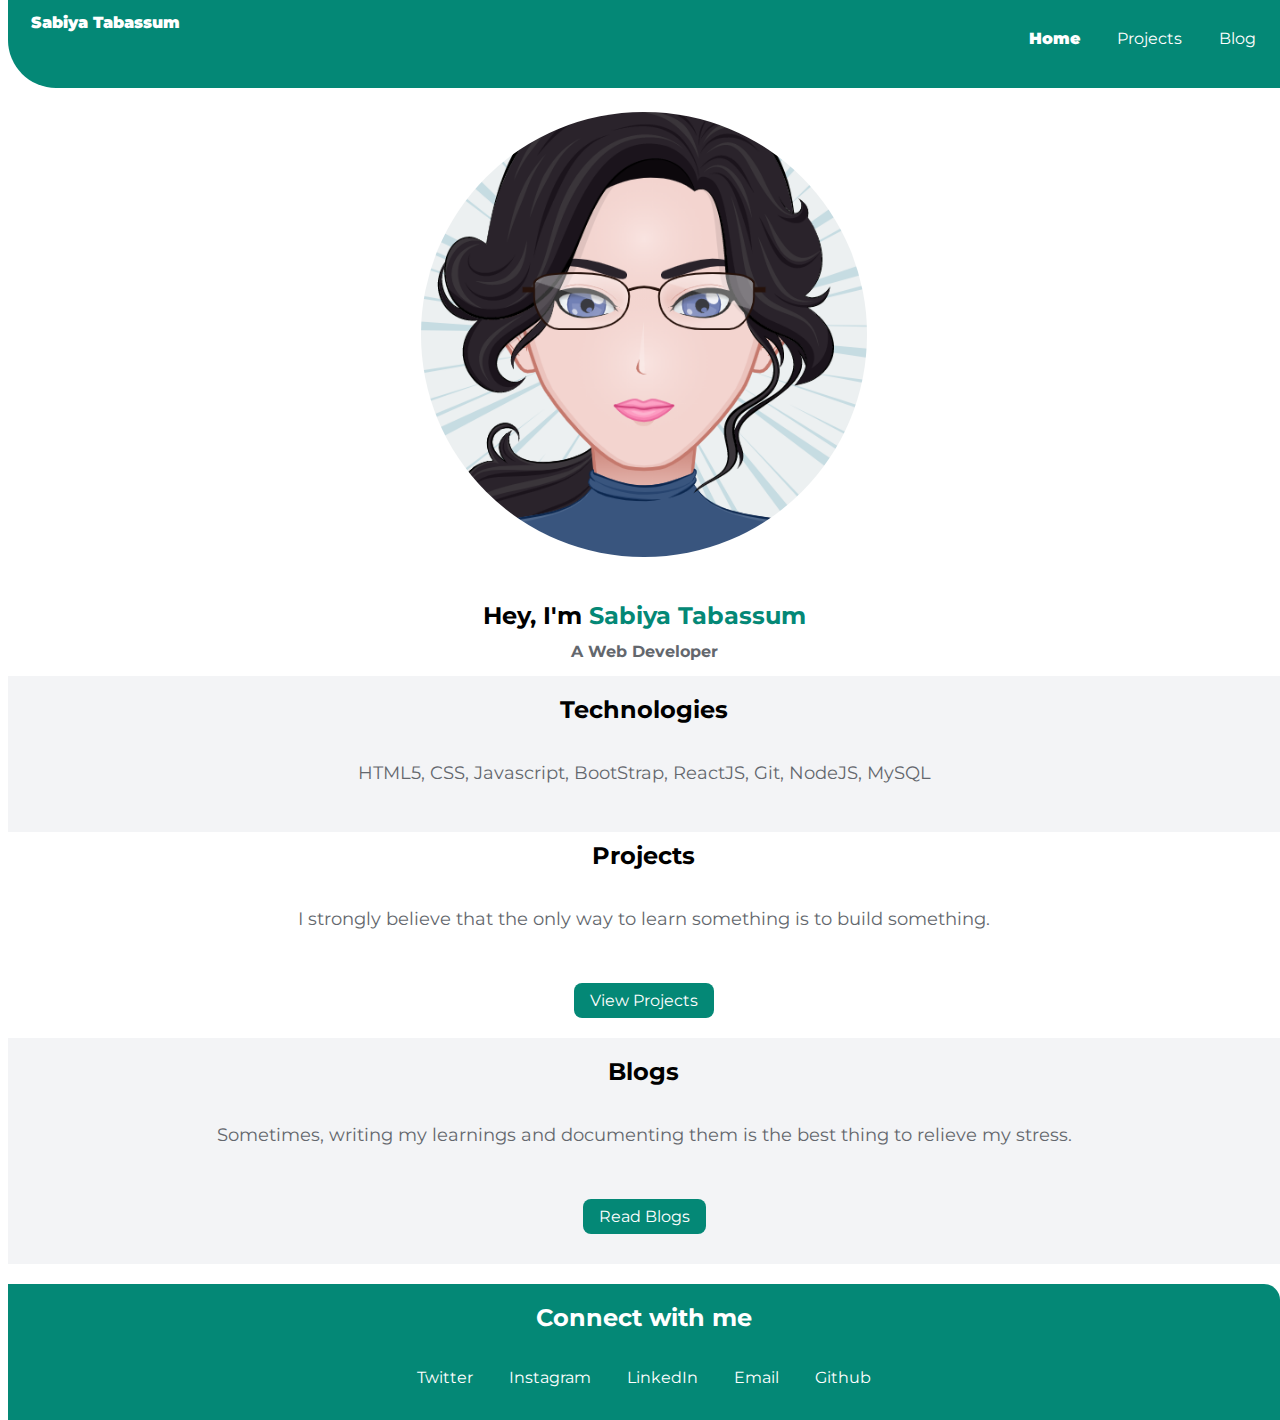
<file: index.html>
<!DOCTYPE html>
<html lang="en">
<head>
    <title>Sabiya | Home</title>
    <meta charset="UTF-8">
    <meta name="viewport" content="width=device-width, initial-scale=1.0">

    <link href="/styles/style.css" rel="stylesheet">
</head>
<body>
    <nav class="navigation">
        <div class="navbar-heading">Sabiya Tabassum</div>
        <ul class="navbar-ul">
            <li class="navbar-item"><a class="navbar-link-active" href="/">Home</a></li>
            <li class="navbar-item"><a class="navbar-link" href="/projects.html">Projects</a></li>
            <li class="navbar-item"><a class="navbar-link" href="/blogs.html">Blog</a></li>
        </ul>
    </nav>
    <header class="image">
        <img class="avatar-image" src="/images/myAvatar.png" alt="image"/>
        <h2 class="image-heading">Hey, I'm <span class="color">Sabiya Tabassum </span></h2>
        <span class="role">A Web Developer</span>
    </header>
    <section class="section-offwhite">
        <h2 class="container-center" style="margin-top:9px;">Technologies</h2>
        <div class="flex-center" style="margin-bottom:20px;">
        <p> HTML5, CSS, Javascript, BootStrap, ReactJS, Git, NodeJS, MySQL</p>
        </div>
    </section>
    <section class="section">
        <h2 class="container-center"  style="margin-top:9px;">Projects </h2>
        <div class="flex-center" style="margin-bottom:20px;">
        <p> I strongly believe that the only way to learn something is to build something.</p>
        </div>
        <div class="display-center" style="margin-bottom:20px;" >
        <a class="link link-primary" href="/projects.html">View Projects</a>
        </div>
    </section>
    <section class="section-offwhite">
        <h2 class="container-center" style="margin-top:9px;">Blogs</h2>
        <div class="flex-center" style="margin-bottom:20px;">
        <p> Sometimes, writing my learnings and documenting them is the best thing to relieve my stress.</p>
        </div>
        <div class="display-center" style="margin-bottom:20px;">
        <a class="link link-primary" href="/blogs.html">Read Blogs</a>
        </div>
    </section>
    <footer class="footer container-fluid">
        <h2 class="footer-heading">Connect with me</h2>
        <ul class="footer-list">
            <li class="footer-item"><a class="footer-link" href="https://twitter.com/im__sabiya">Twitter</a></li>
            <li class="footer-item"><a class="footer-link" href="https://www.instagram.com/im__sabiya/">Instagram</a></li>
            <li class="footer-item"><a class="footer-link" href="https://www.linkedin.com/in/sabiyatabassum">LinkedIn</a></li>
            <li class="footer-item"><a class="footer-link" href="mailto: sabiyatabassum99@gmail.com">Email</a></li>
            <li class="footer-item"><a class="footer-link" href="https://github.com/shanolhere">Github</a></li>
        </ul>
    </footer>
</body>
</html>
</file>
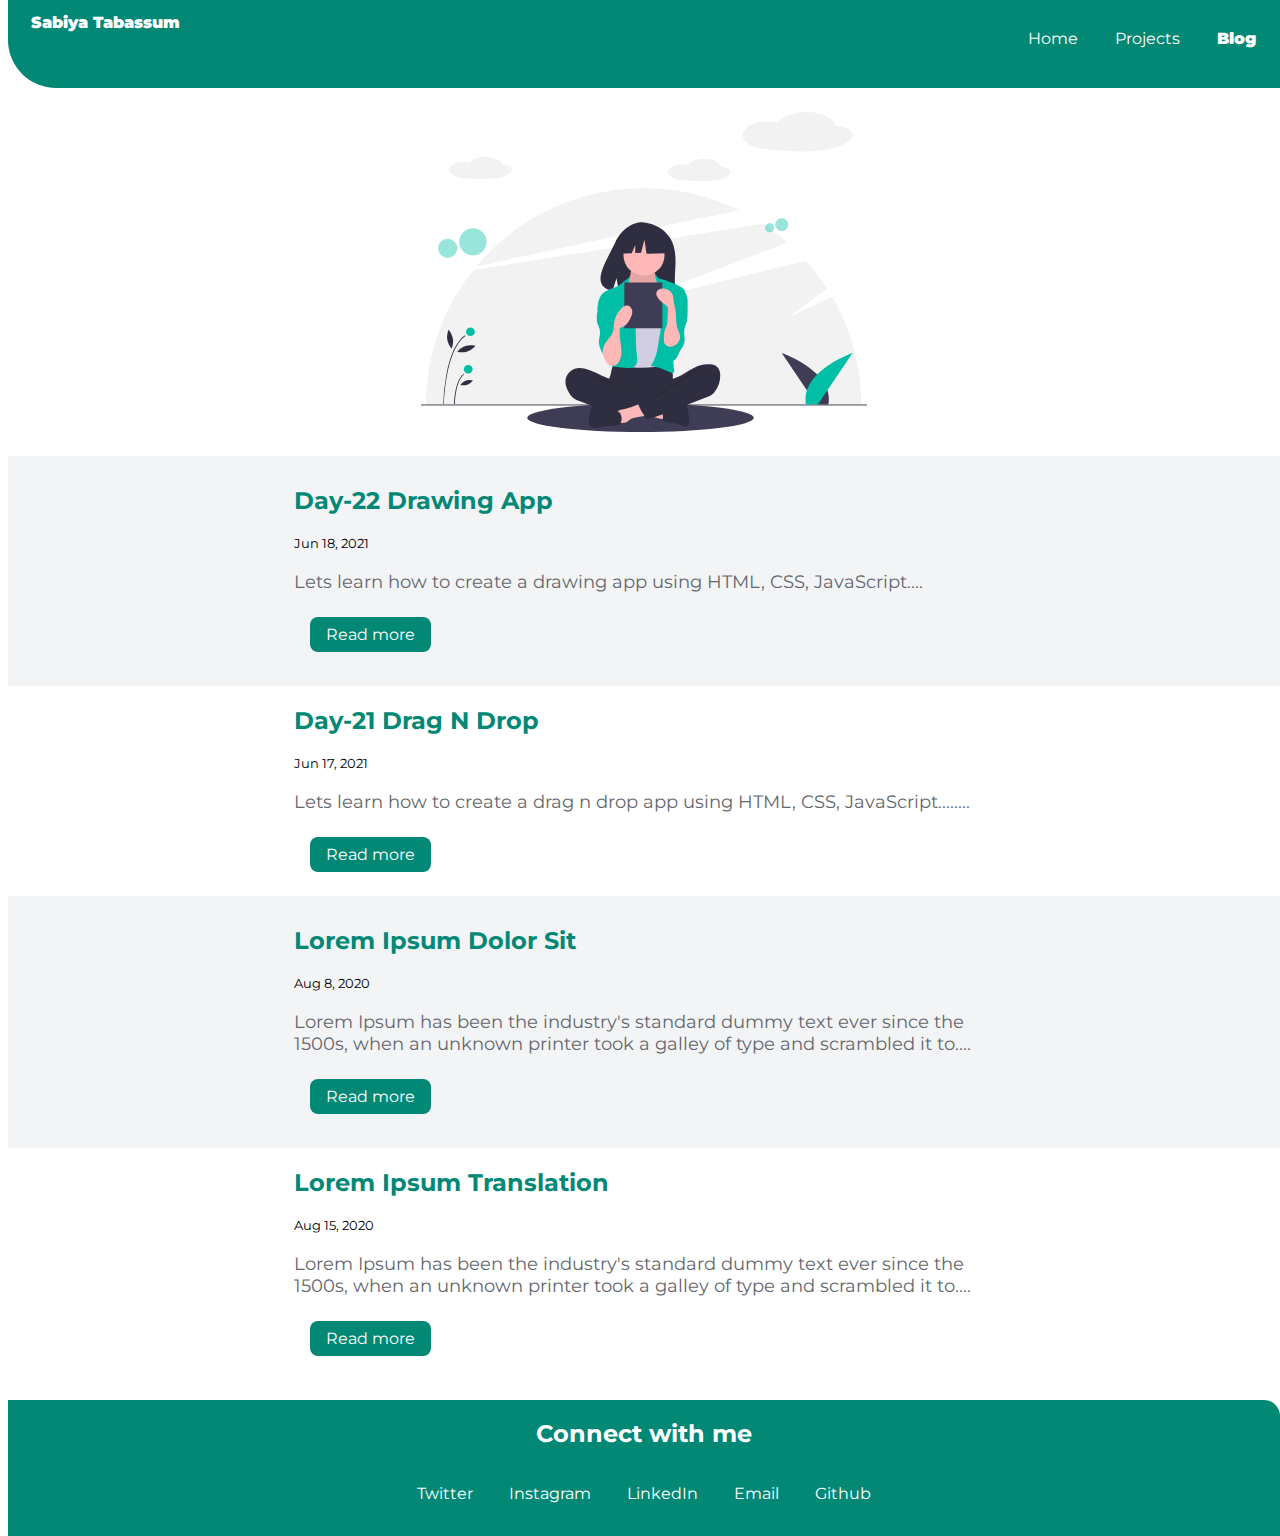
<file: blogs.html>
<!DOCTYPE html>
<html lang="en">
<head>
    <title>Sabiya | Blog</title>
    <meta charset="UTF-8">
    <meta name="viewport" content="width=device-width, initial-scale=1.0">

    <link href="/styles/style.css" rel="stylesheet">
</head>
<body>
    <nav class="navigation">
        <div class="navbar-heading">Sabiya Tabassum</div>
        <ul class="navbar-ul">
            <li class="navbar-item"><a class="navbar-link" href="/">Home</a></li>
            <li class="navbar-item"><a class="navbar-link" href="/projects.html">Projects</a></li>
            <li class="navbar-item"><a class="navbar-link-active" href="/blogs.html">Blog</a></li>
        </ul>
    </nav>
    <header class="image">
        <img class="avatar-image1" src="/images/blog template1.svg" alt="image"/>
    </header>

    <section class="section-offwhite">
        <div class="section-div">
        <h2 class="section-heading">Day-22 Drawing App</h2>
        <small>Jun 18, 2021</small>
        <p>Lets learn how to create a drawing app using HTML, CSS, JavaScript....</p>
        <div class="link">
            <a href="https://dev.to/sabiyatabassum/day-22-drawing-app-2igi" class="link link-primary">Read more</a>
             <!-- <a href="/" class="link link-secondary">Goto HashNode</a> -->
        </div>
    </div>
    </section>

    <section class="section">
        <div class="section-div">
        <h2 class="section-heading">Day-21 Drag N Drop</h2>
        <small>Jun 17, 2021</small>
        <p>Lets learn how to create a drag n drop app using HTML, CSS, JavaScript........</p>
        <div class="link">
            <a href="https://dev.to/sabiyatabassum/day-21-drag-n-drop-2afp" class="link link-primary">Read more</a>
           <!-- <a href="/" class="link link-secondary">Goto HashNode</a> -->
        </div>
    </div>
    </section>

    <section class="section-offwhite">
        <div class="section-div">
        <h2 class="section-heading">Lorem Ipsum Dolor Sit</h2>
        <small>Aug 8, 2020</small>
        <p>Lorem Ipsum has been the industry's standard dummy text ever since the 1500s, when an unknown printer took a galley of type and scrambled it to....</p>
        <div class="link">
            <a href="blogs/blog1.html" class="link link-primary">Read more</a>
             <!-- <a href="/" class="link link-secondary">Goto HashNode</a> -->
        </div>
    </div>
    </section>

    <section class="section">
        <div class="section-div">
        <h2 class="section-heading">Lorem Ipsum Translation</h2>
        <small>Aug 15, 2020</small>
        <p>Lorem Ipsum has been the industry's standard dummy text ever since the 1500s, when an unknown printer took a galley of type and scrambled it to....</p>
        <div class="link">
            <a href="blogs/blog2.html" class="link link-primary">Read more</a>
           <!-- <a href="/" class="link link-secondary">Goto HashNode</a> -->
        </div>
    </div>
    </section>
    <footer class="footer container-fluid">
        <h2 class="footer-heading">Connect with me</h2>
        <ul class="footer-list">
            <li class="footer-item"><a class="footer-link" href="https://twitter.com/im__sabiya">Twitter</a></li>
            <li class="footer-item"><a class="footer-link" href="https://www.instagram.com/im__sabiya/">Instagram</a></li>
            <li class="footer-item"><a class="footer-link" href="https://www.linkedin.com/in/sabiyatabassum">LinkedIn</a></li>
            <li class="footer-item"><a class="footer-link" href="mailto: sabiyatabassum99@gmail.com">Email</a></li>
            <li class="footer-item"><a class="footer-link" href="https://github.com/shanolhere">Github</a></li>
        </ul>
    </footer>
</body>
</html>
</file>
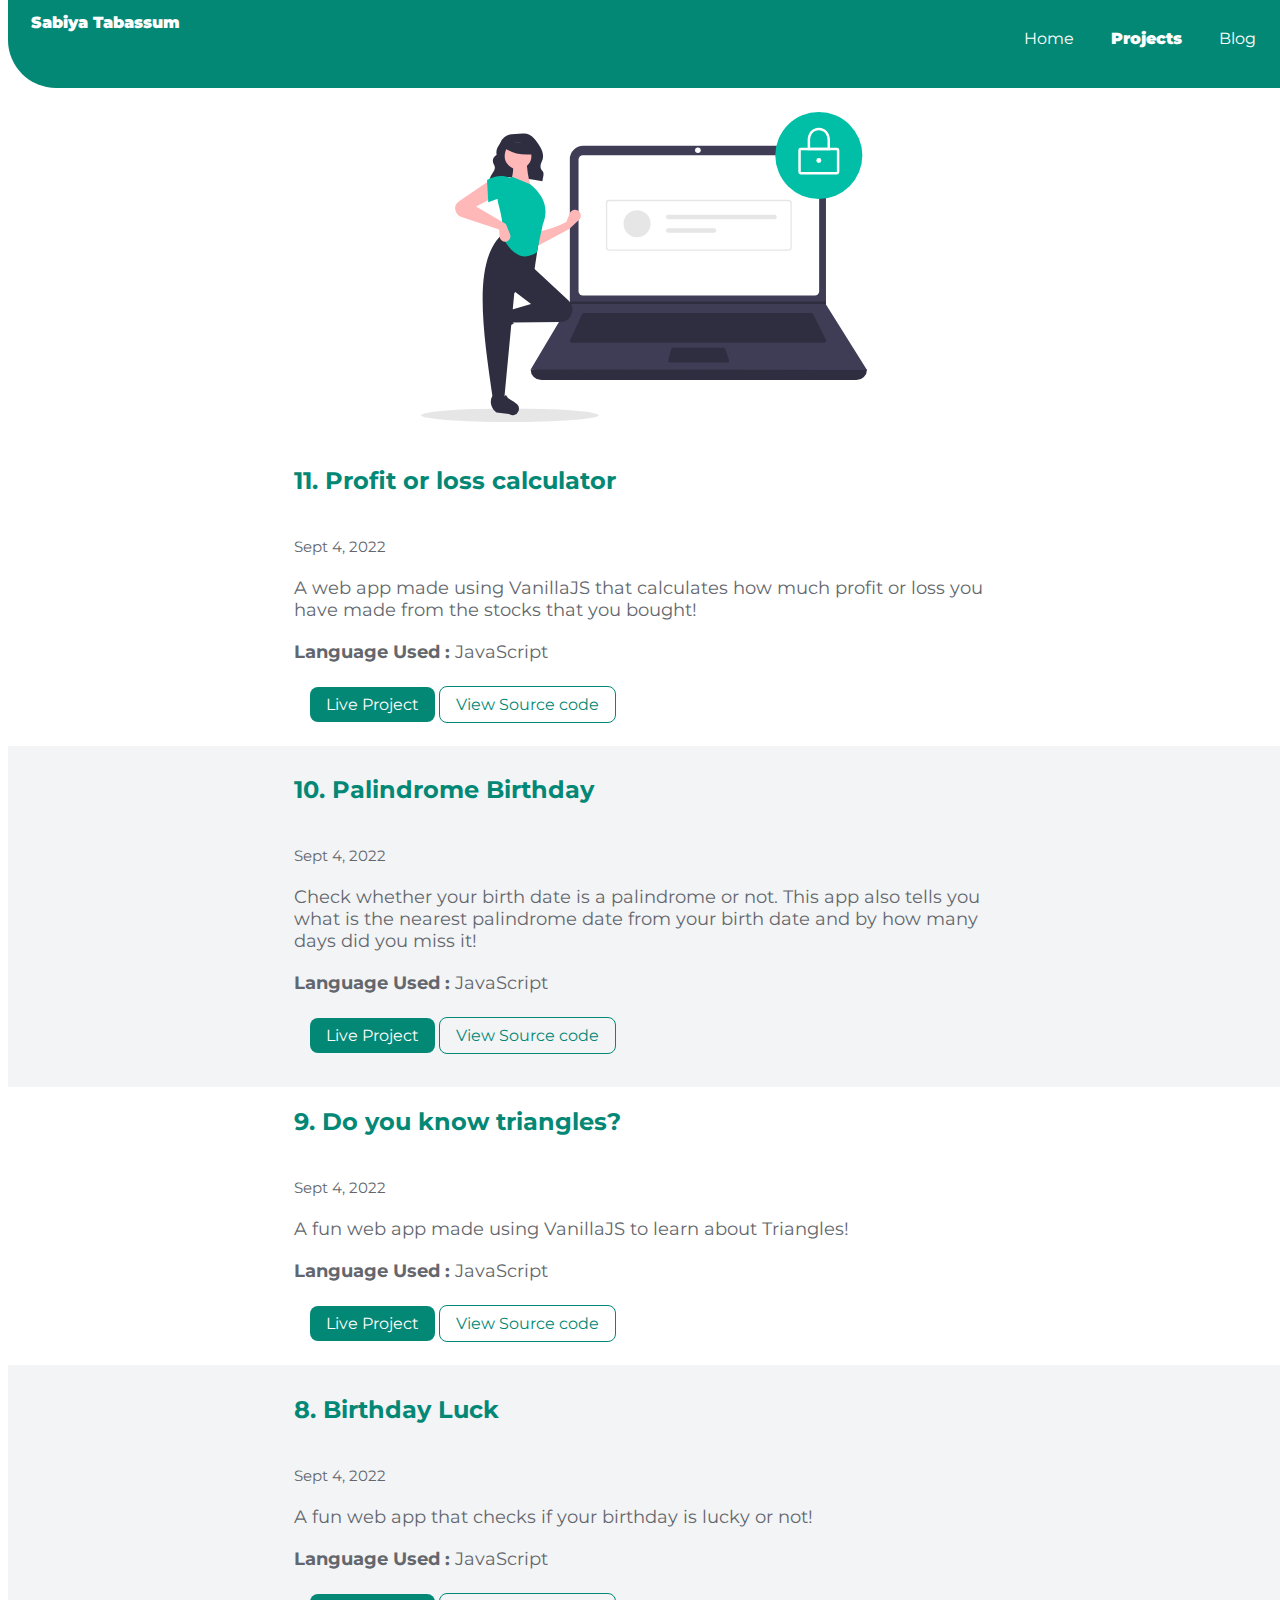
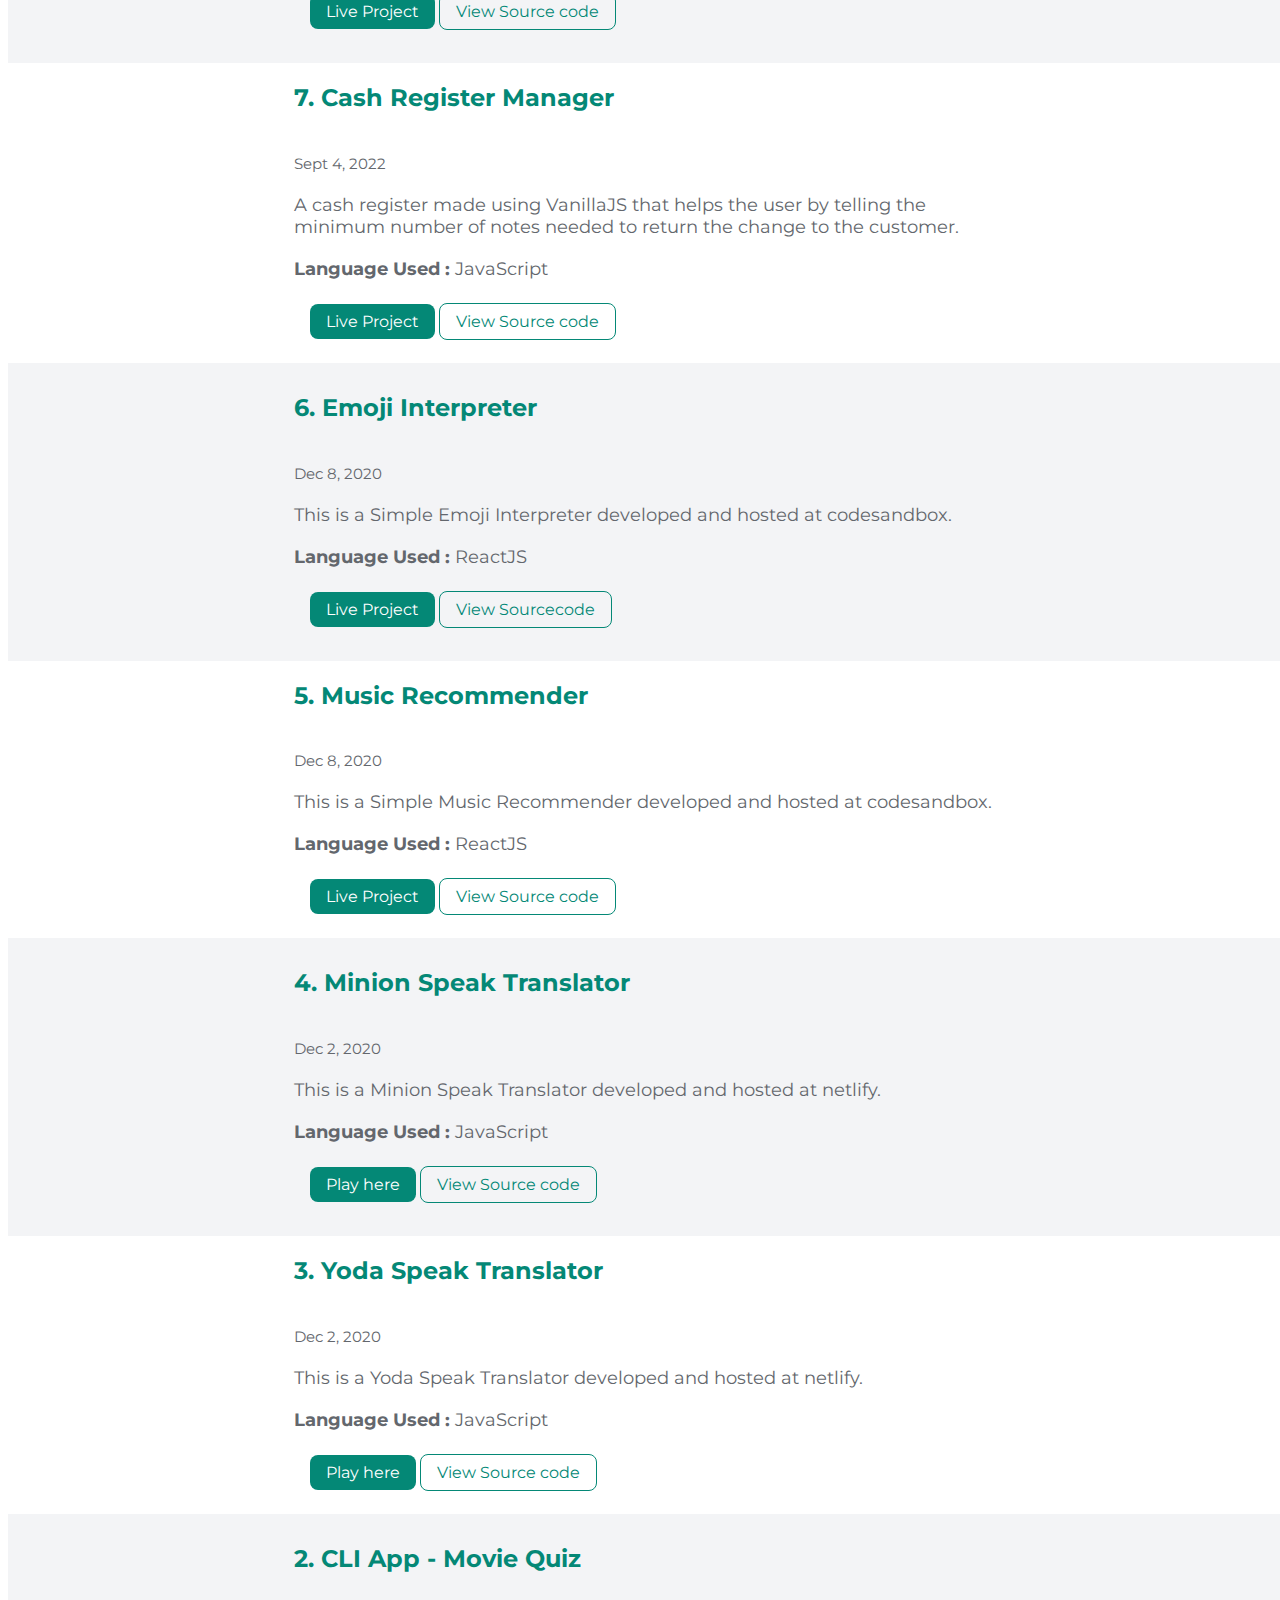
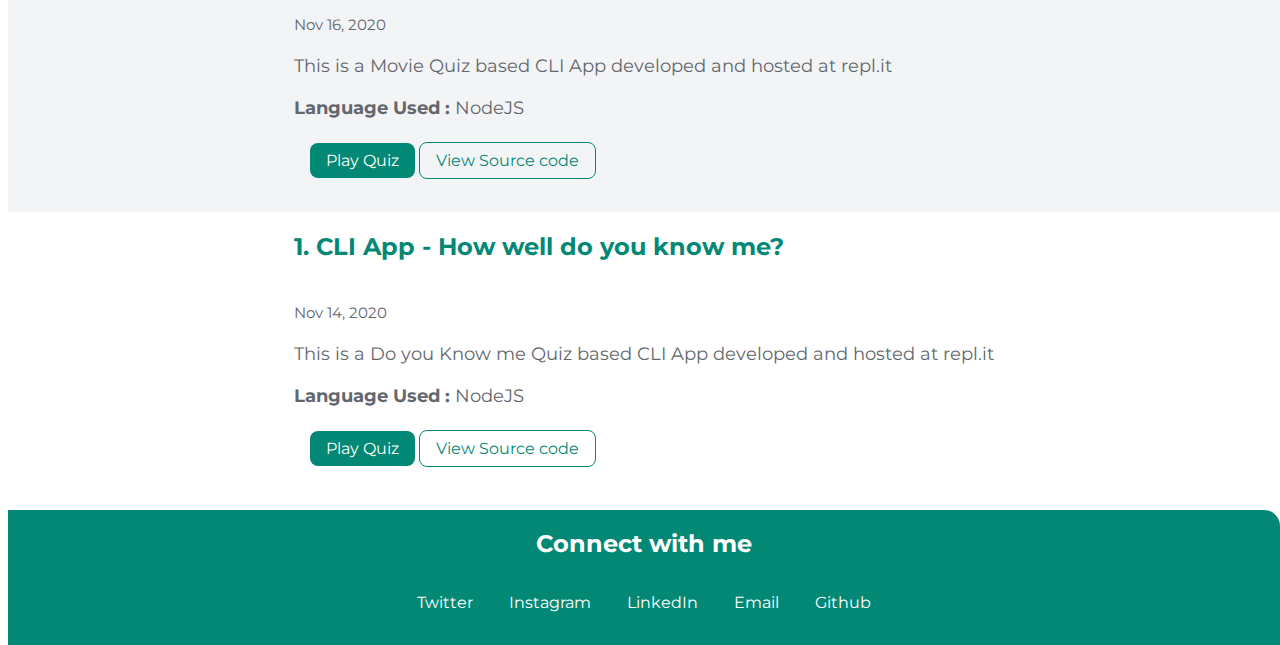
<file: projects.html>
<!DOCTYPE html>
<html lang="en">
<head>
    <title>Sabiya | Projects</title>
    <meta charset="UTF-8">
    <meta name="viewport" content="width=device-width, initial-scale=1.0">

    <link href="/styles/style.css" rel="stylesheet">
</head>
<body>
    <nav class="navigation">
        <div class="navbar-heading">Sabiya Tabassum</div>
        <ul class="navbar-ul">
            <li class="navbar-item"><a class="navbar-link" href="/">Home</a></li>
            <li class="navbar-item"><a class="navbar-link-active" href="/projects.html">Projects</a></li>
            <li class="navbar-item"><a class="navbar-link" href="/blogs.html">Blog</a></li>
        </ul>
    </nav>
    <header class="image">
        <img class="avatar-image1" src="/images/project template.svg" alt="image"/>
    </header>

    <section class="section">
        <div class="section-div">
        <h2 class="section-heading">11.  Profit or loss calculator</h2>
        <p><small>Sept 4, 2022</small></p>
        <p>A web app made using VanillaJS that calculates how much profit or loss you have made from the stocks that you bought!</p>
        <p><strong>Language Used : </strong> JavaScript </p>

        <div class = "link">
            <a href="https://l3v0p8.csb.app/" class="link link-primary">Live Project</a>
            <a href="https://codesandbox.io/s/js-profit-loss-calculator-l3v0p8" class="link link-secondary">View Source code</a>

        </div>
    </div>
    </section>
    <section class="section-offwhite">
        <div class="section-div">
        <h2 class="section-heading">10. Palindrome Birthday</h2>
        <p><small>Sept 4, 2022</small></p>
        <p>Check whether your birth date is a palindrome or not. This app also tells you what is the nearest palindrome date from your birth date
and by how many days did you miss it!</p>
        <p><strong>Language Used : </strong> JavaScript </p>

        <div class = "link">
            <a href="https://sobo5w.csb.app/" class="link link-primary">Live Project</a>
            <a href="https://codesandbox.io/s/birthday-palindrome-sobo5w" class="link link-secondary">View Source code</a>

        </div>
    </div>
    </section>
    <section class="section">
        <div class="section-div">
        <h2 class="section-heading">9. Do you know triangles?</h2>
        <p><small>Sept 4, 2022</small></p>
        <p>A fun web app made using VanillaJS to learn about Triangles!</p>
        <p><strong>Language Used : </strong> JavaScript </p>

        <div class = "link">
            <a href="https://funwithangles.netlify.app/" class="link link-primary">Live Project</a>
            <a href="https://github.com/shanolhere/Fun-with-Triangles" class="link link-secondary">View Source code</a>

        </div>
    </div>
    </section>
    <section class="section-offwhite">
        <div class="section-div">
        <h2 class="section-heading">8. Birthday Luck</h2>
        <p><small>Sept 4, 2022</small></p>
        <p>A fun web app that checks if your birthday is lucky or not!</p>
        <p><strong>Language Used : </strong> JavaScript</p>

        <div class = "link">
            <a href="https://zpe5v6.csb.app/" class="link link-primary">Live Project</a>
            <a href="https://codesandbox.io/s/js-lucky-birthday-app-zpe5v6" class="link link-secondary">View Source code</a>

        </div>
    </div>

    </section>
    <section class="section">
        <div class="section-div">
        <h2 class="section-heading">7. Cash Register Manager</h2>
        <p><small>Sept 4, 2022</small></p>
        <p>A cash register made using VanillaJS that helps the user by telling the minimum number of notes needed to return the change to the customer.</p>
        <p><strong>Language Used : </strong> JavaScript </p>

        <div class = "link">
            <a href="https://t8pg54.csb.app/" class="link link-primary">Live Project</a>
            <a href="https://codesandbox.io/s/js-cash-registry-app-t8pg54" class="link link-secondary">View Source code</a>
         </div>
        </div>
    </section>
    <section class="section-offwhite">
        <div class="section-div">
        <h2 class="section-heading">6. Emoji Interpreter</h2>
        <p><small>Dec 8, 2020</small></p>
        <p>This is a Simple Emoji Interpreter developed and hosted at codesandbox. </p>
        <p><strong>Language Used : </strong> ReactJS </p>

        <div class = "link">
            <a href="https://qf62i.csb.app/" class="link link-primary">Live Project</a>
            <a href="https://github.com/sabiyatabassum/Emoji-Interpretor-using-React" class="link link-secondary">View Sourcecode</a>

        </div>
    </div>
    </section>
    <section class="section">
        <div class="section-div">
        <h2 class="section-heading">5. Music Recommender</h2>
        <p><small>Dec 8, 2020</small></p>
        <p>This is a Simple Music Recommender developed and hosted at codesandbox. </p>
        <p><strong>Language Used : </strong> ReactJS </p>

        <div class = "link">
            <a href="https://lqh3g.csb.app/" class="link link-primary">Live Project</a>
            <a href="https://github.com/sabiyatabassum/Music-Recommender-using-React" class="link link-secondary">View Source code</a>

        </div>
    </div>
    </section>
    <section class="section-offwhite">
        <div class="section-div">
        <h2 class="section-heading">4. Minion Speak Translator</h2>
        <p><small>Dec 2, 2020</small></p>
        <p>This is a Minion Speak Translator developed and hosted at netlify. </p>
        <p><strong>Language Used : </strong> JavaScript </p>

        <div class = "link">
            <a href="https://minionspeaktranslator.netlify.app" class="link link-primary">Play here</a>
            <a href="https://github.com/sabiyatabassum/banana-talk-app" class="link link-secondary">View Source code</a>

        </div>
    </div>
    </section>
    <section class="section">
        <div class="section-div">
        <h2 class="section-heading">3. Yoda Speak Translator</h2>
        <p><small>Dec 2, 2020</small></p>
        <p>This is a Yoda Speak Translator developed and hosted at netlify. </p>
        <p><strong>Language Used : </strong> JavaScript </p>

        <div class = "link">
            <a href="https://yodaspeaktranslator.netlify.app" class="link link-primary">Play here</a>
            <a href="https://github.com/sabiyatabassum/yoda-translator-app" class="link link-secondary">View Source code</a>

        </div>
    </div>
    </section>
    <section class="section-offwhite">
        <div class="section-div">
        <h2 class="section-heading">2. CLI App - Movie Quiz</h2>
        <p><small>Nov 16, 2020</small></p>
        <p>This is a Movie Quiz based CLI App developed and hosted at repl.it </p>
        <p><strong>Language Used : </strong> NodeJS </p>

        <div class = "link">
            <a href="https://repl.it/@sabiyatabassum/NodeJSproject2-Quiz-CLI-app?embed=1&output=1#index.js" class="link link-primary">Play Quiz</a>
            <a href="https://github.com/sabiyatabassum/NodeJS-Movie-quiz-cli-app" class="link link-secondary">View Source code</a>

        </div>
    </div>

    </section>
    <section class="section">
        <div class="section-div">
        <h2 class="section-heading">1. CLI App - How well do you know me?</h2>
        <p><small>Nov 14, 2020</small></p>
        <p>This is a Do you Know me Quiz based CLI App developed and hosted at repl.it</p>
        <p><strong>Language Used : </strong> NodeJS </p>

        <div class = "link">
            <a href="https://repl.it/@sabiyatabassum/NodeJSproject1-Do-you-Know-me?embed=1&output=1#index.js" class="link link-primary">Play Quiz</a>
            <a href="https://github.com/sabiyatabassum/NodeJS-how-well-do-you-know-me" class="link link-secondary">View Source code</a>
         </div>
        </div>
    </section>

    <footer class="footer container-fluid">
        <h2 class="footer-heading">Connect with me</h2>
        <ul class="footer-list">
            <li class="footer-item"><a class="footer-link" href="https://twitter.com/im__sabiya">Twitter</a></li>
            <li class="footer-item"><a class="footer-link" href="https://www.instagram.com/im__sabiya/">Instagram</a></li>
            <li class="footer-item"><a class="footer-link" href="https://www.linkedin.com/in/sabiyatabassum">LinkedIn</a></li>
            <li class="footer-item"><a class="footer-link" href="mailto: sabiyatabassum99@gmail.com">Email</a></li>
            <li class="footer-item"><a class="footer-link" href="https://github.com/shanolhere">Github</a></li>
        </ul>
    </footer>
</body>
</html>
</file>
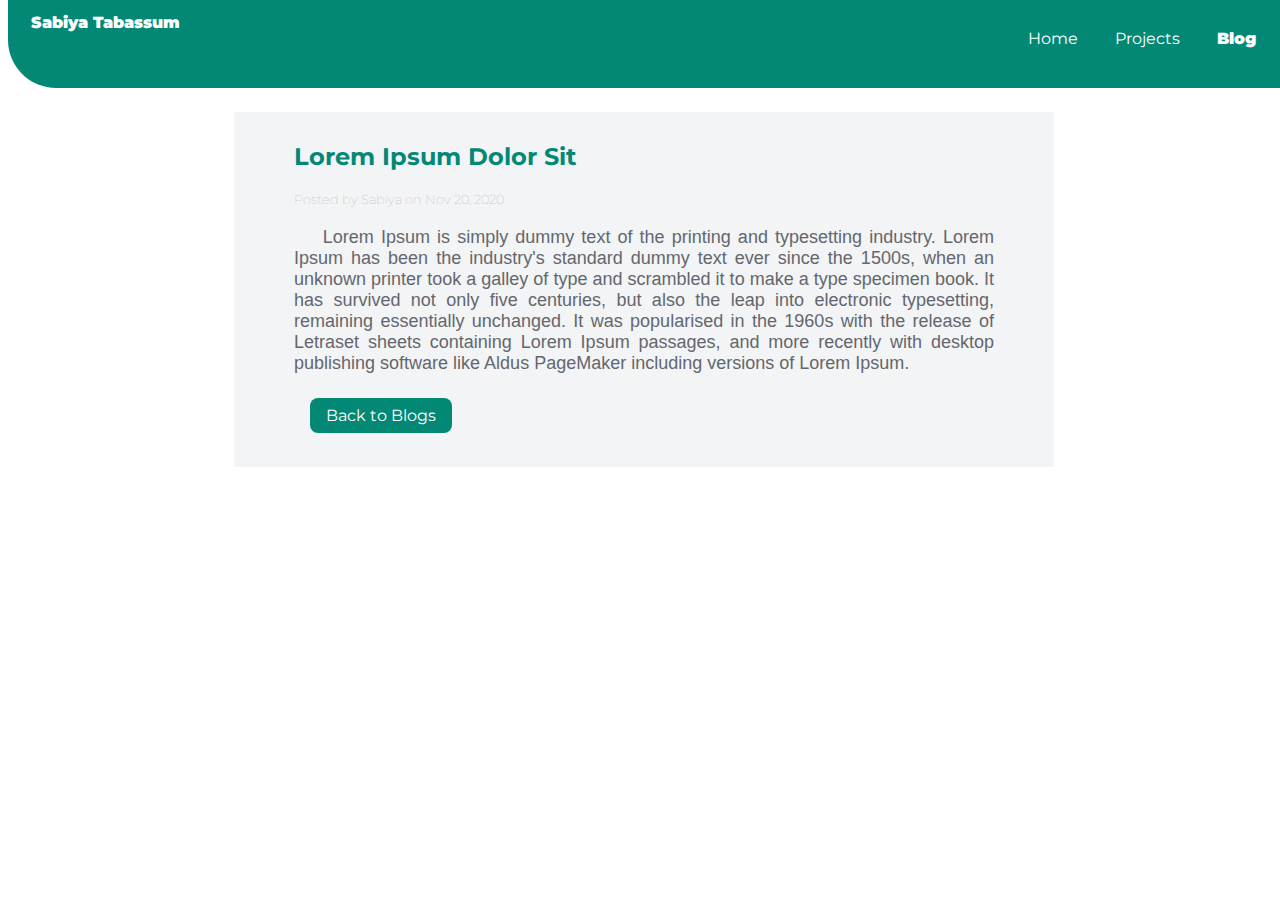
<file: blogs/blog1.html>
<!DOCTYPE html>
<html lang="en">
<head> 
    <title>Sabiya | Projects</title>
    <meta charset="UTF-8">
    <meta name="viewport" content="width=device-width, initial-scale=1.0">
    
    <link href="/styles/style.css" rel="stylesheet">
</head>
<body>
    <nav class="navigation">
        <div class="navbar-heading">Sabiya Tabassum</div>
        <ul class="navbar-ul">
            <li class="navbar-item"><a class="navbar-link" href="/">Home</a></li>
            <li class="navbar-item"><a class="navbar-link" href="/projects.html">Projects</a></li>
            <li class="navbar-item"><a class="navbar-link-active" href="/blogs.html">Blog</a></li>
        </ul>
    </nav>
    
    <section class="section-offwhite1" style="margin:1.5rem auto;">
        <div class="section-div">
            <h2 class="section-heading">Lorem Ipsum Dolor Sit</h2>
            <small style="color:darkgray; font-weight:100">Posted by Sabiya on Nov 20, 2020</small>
            <p style="font-family: 'Lucida Sans', 'Lucida Sans Regular', 'Lucida Grande', 'Lucida Sans Unicode', Geneva, Verdana, sans-serif;
            text-indent: 1.8rem; text-align: justify;text-justify: inter-word;">
              Lorem Ipsum is simply dummy text of the printing and typesetting industry. 
              Lorem Ipsum has been the industry's standard dummy text ever since the 1500s, when an unknown printer took a galley of 
              type and scrambled it to make a type specimen book. It has survived not only five centuries, but also the leap into 
              electronic typesetting, remaining essentially unchanged. It was popularised in the 1960s with the release of Letraset 
              sheets containing Lorem Ipsum passages, and more recently with desktop publishing software like Aldus PageMaker 
              including versions of Lorem Ipsum.</p>
            <div class="link">
                <a class="link link-primary" href="../blogs.html"> Back to Blogs</a>  
            </div>
        </div>
    </section>
</body>
</html>
</file>
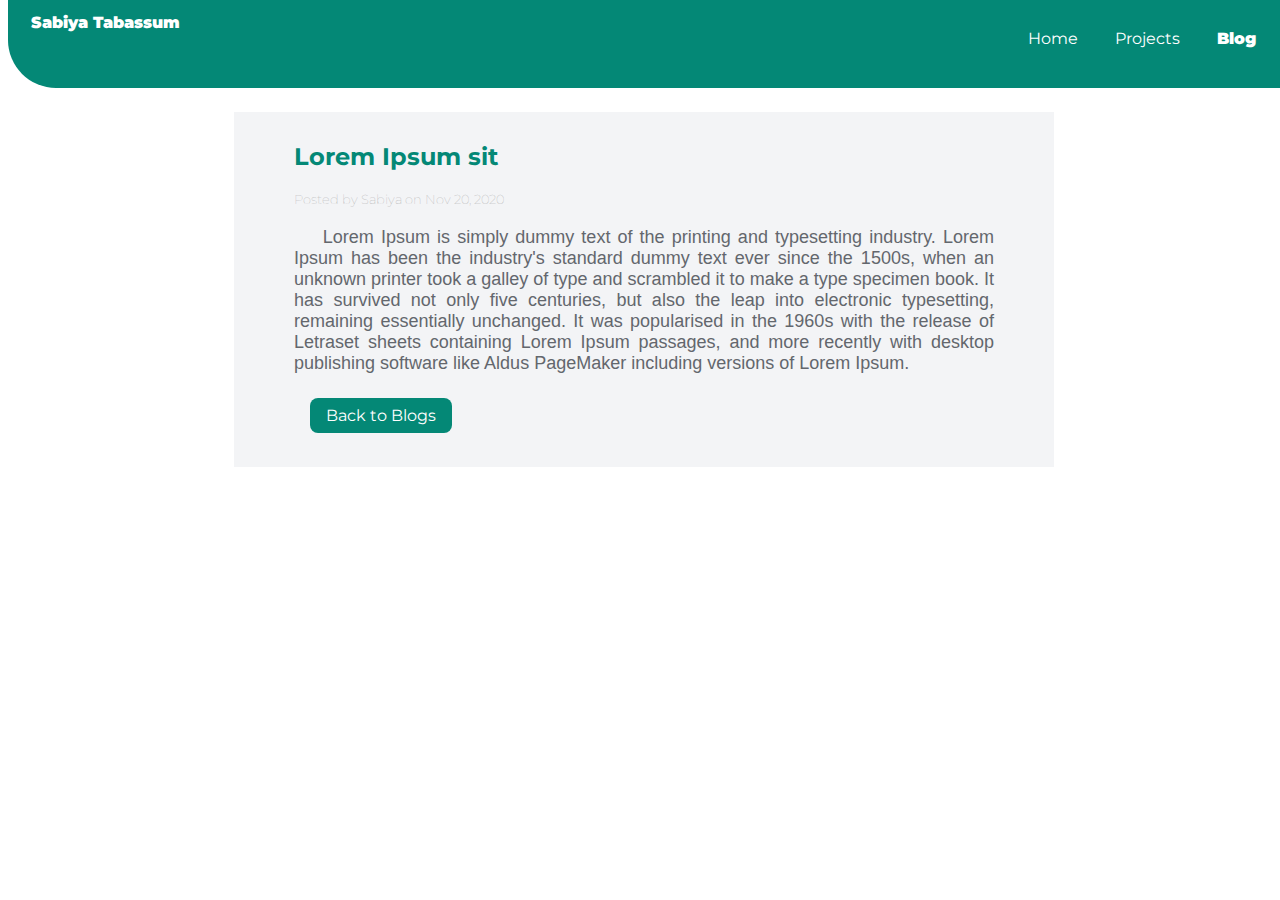
<file: blogs/blog2.html>
<!DOCTYPE html>
<html lang="en">
<head> 
    <title>Sabiya | Projects</title>
    <meta charset="UTF-8">
    <meta name="viewport" content="width=device-width, initial-scale=1.0">
    
    <link href="/styles/style.css" rel="stylesheet">
</head>
<body>
    <nav class="navigation">
        <div class="navbar-heading">Sabiya Tabassum</div>
        <ul class="navbar-ul">
            <li class="navbar-item"><a class="navbar-link" href="/">Home</a></li>
            <li class="navbar-item"><a class="navbar-link" href="/projects.html">Projects</a></li>
            <li class="navbar-item"><a class="navbar-link-active" href="/blogs.html">Blog</a></li>
        </ul>
    </nav>
    
    <section class="section-offwhite1" style="margin:1.5rem auto;">
        <div class="section-div">
            <h2 class="section-heading">Lorem Ipsum sit</h2>
            <small style="color:darkgray; font-weight:100">Posted by Sabiya on Nov 20, 2020</small>
            <p style="font-family: 'Lucida Sans', 'Lucida Sans Regular', 'Lucida Grande', 'Lucida Sans Unicode', Geneva, Verdana, sans-serif;
             text-indent: 1.8rem; text-align: justify;text-justify: inter-word;">
               Lorem Ipsum is simply dummy text of the printing and typesetting industry. 
               Lorem Ipsum has been the industry's standard dummy text ever since the 1500s, when an unknown printer took a galley of 
               type and scrambled it to make a type specimen book. It has survived not only five centuries, but also the leap into 
               electronic typesetting, remaining essentially unchanged. It was popularised in the 1960s with the release of Letraset 
               sheets containing Lorem Ipsum passages, and more recently with desktop publishing software like Aldus PageMaker 
               including versions of Lorem Ipsum.</p>
            <div class="link">
                <a class="link link-primary" href="../blogs.html"> Back to Blogs</a>  
            </div>
        </div>
    </section>
</body>
</html>
</file>
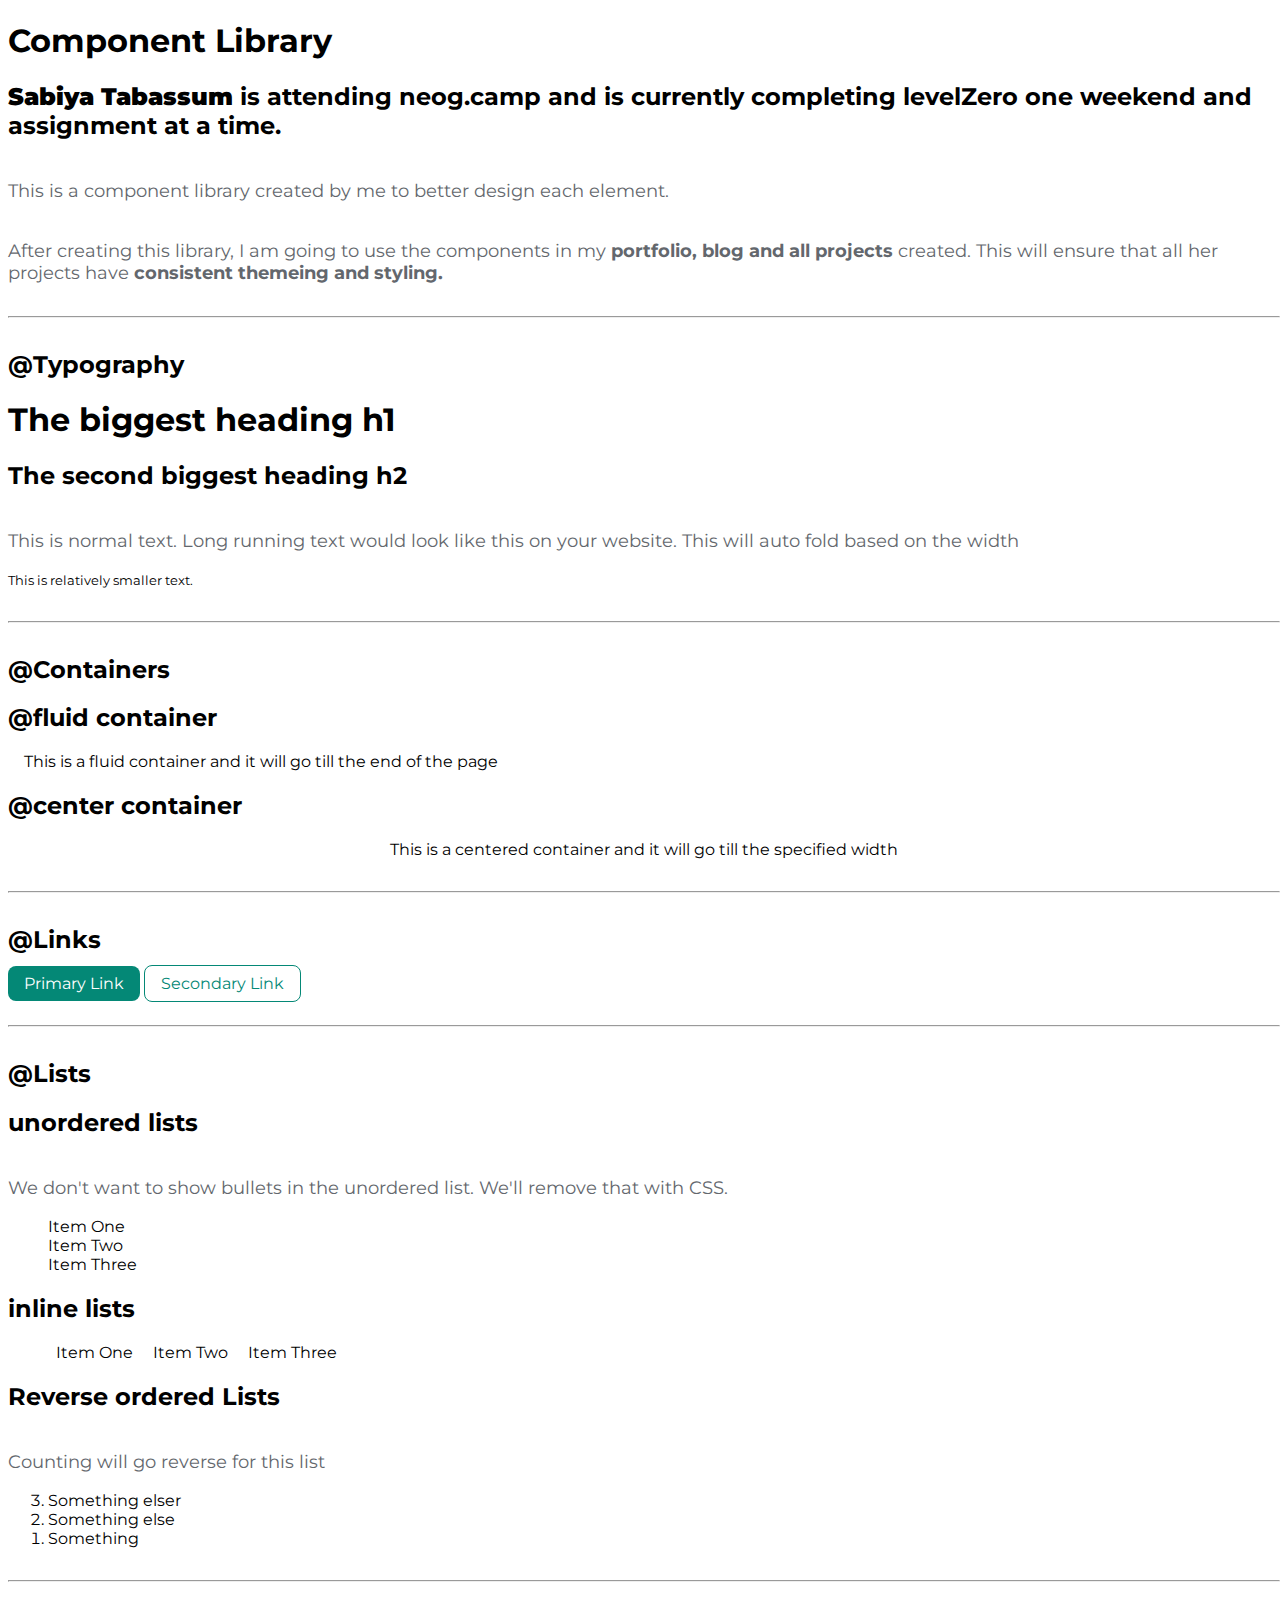
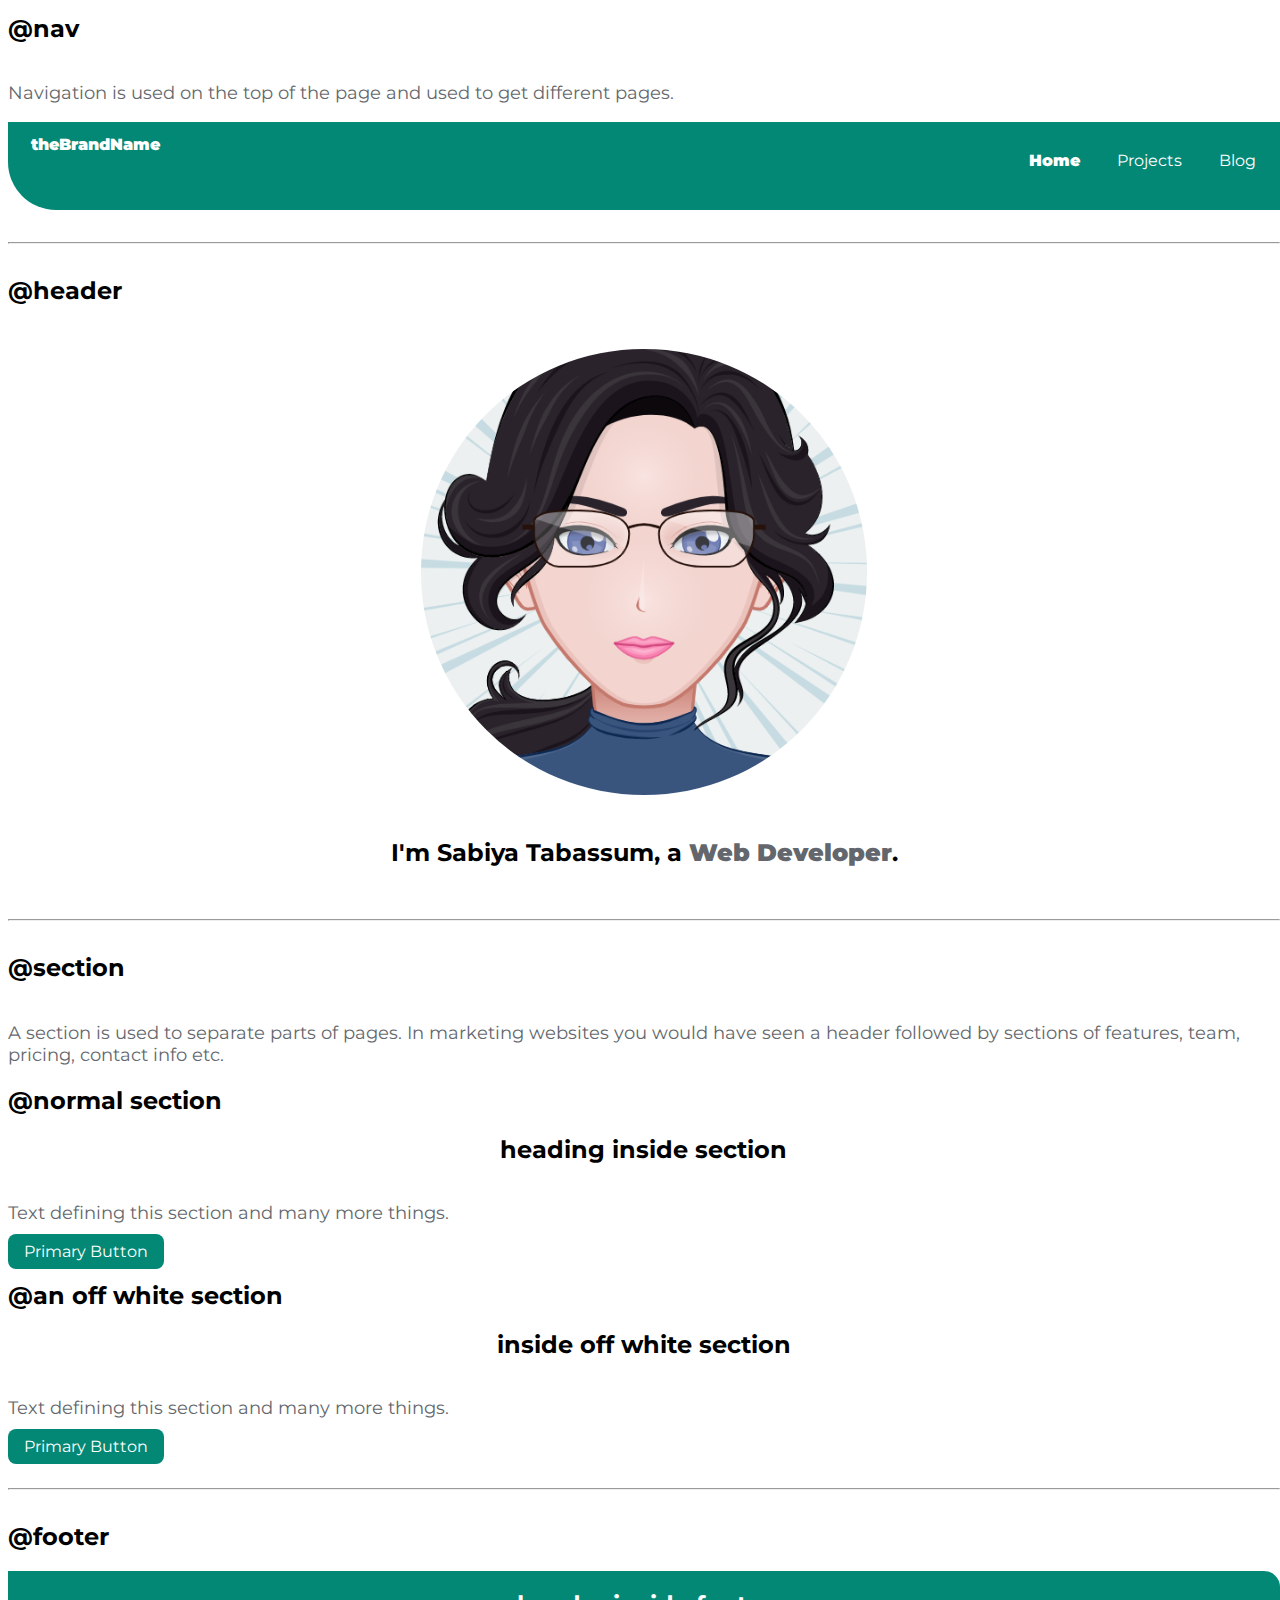
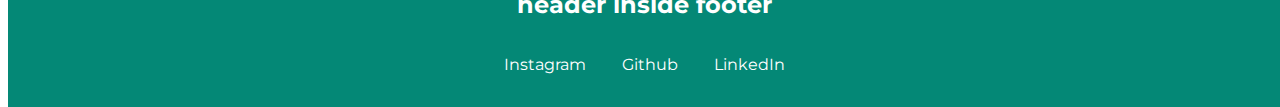
<file: lib/components.html>
<!DOCTYPE html>
<html lang="en">
<head> 
    <title>Portfolio Website</title>
    <meta charset="UTF-8">
    <meta name="viewport" content="width=device-width, initial-scale=1.0">

    <link href="/styles/style.css" rel="stylesheet">
</head>
<body>
    <h1> Component Library</h1>
    <h2><strong> Sabiya Tabassum </strong>is attending neog.camp and is currently completing levelZero one weekend and assignment at a time. </h2>
    <p> This is a component library created by me to better design each element.</p>
    <p>After creating this library, I am going to use the components in my <strong> portfolio, blog and all projects </strong>created. This will ensure that all her projects have <strong>consistent themeing and styling.</strong></p>  
    
    <hr>

    <h2> @Typography</h2>
    <h1>The biggest heading h1</h1>
    <h2>The second biggest heading h2</h2>
    <p>This is normal text. Long running text would look like this on your website. This will auto fold based on the width</p>
    <small>This is relatively smaller text.</small>

    <hr>

    <h2> @Containers</h2>
    <h2> @fluid container</h2>
    <div class="container container-fluid">This is a fluid container and it will go till the end of the page</div>
    <h2> @center container</h2>
    <div class="container container-center">This is a centered container and it will go till the specified width</div>
    
    <hr>

    <h2> @Links</h2>
    
    <a class="link link-primary" href="/">Primary Link</a>
    <a class="link link-secondary" href="/">Secondary Link</a>
    
    <hr>

    <h2>@Lists</h2>
    <h2>unordered lists</h2>
    <p> We don't want to show bullets in the unordered list. We'll remove that with CSS.</p>
    <ul class="unordered">
        <li class="list-item">Item One</li>
        <li class="list-item">Item Two</li>
        <li class="list-item">Item Three</li>
    </ul>
    <h2>inline lists</h2>
    <ol class="unordered list-inline">
        <li class="list-item-inline">Item One</li>
        <li class="list-item-inline" >Item Two</li>
        <li class="list-item-inline">Item Three</li>
    </ol>
    <h2>Reverse ordered Lists</h2>
    <p>Counting will go reverse for this list</p>
    <ol reversed>
        <li>Something elser</li>
        <li>Something else</li>
        <li>Something</li>
    </ol>

    <hr>
    <h2>@nav</h2>
    <p>Navigation is used on the top of the page and used to get different pages.</p>
    <nav class="navigation">
        <div class="navbar-heading">theBrandName</div>
        <ul class="navbar-ul">
            <li class="navbar-item"><a class="navbar-link-active" href="/">Home</a></li>
            <li class="navbar-item"><a class="navbar-link" href="/">Projects</a></li>
            <li class="navbar-item"><a class="navbar-link" href="/">Blog</a></li>
        </ul>
    </nav>
    <hr>
    <h2>@header</h2>
    <header class="image">
    <img class="avatar-image" src="/images/myAvatar.png" alt="image"/>
    <h2 class="image-heading">I'm Sabiya Tabassum, a <span class="role">Web Developer</span>.</h2>
    </header>
    <hr>
    <h2>@section</h2>
    
    <p>A section is used to separate parts of pages. In marketing websites you would have seen a header followed by sections of features, team, pricing, contact info etc.</p>
    <h2>@normal section</h2>
    <section class="section">
    <h2 class="container-center"> heading inside section</h2>
    <p> Text defining this section and many more things.</p>
    <a class="link link-primary" href="/">Primary Button</a>
    </section>
    <h2>@an off white section</h2>
    <section class="off-section">
    <h2 class="container-center">inside off white section</h2>
    <p> Text defining this section and many more things.</p>
    <a class="link link-primary" href="/">Primary Button</a>
    </section>
    <hr>
    <h2>@footer</h2>
    <footer class="footer container-fluid">
        
            <h2 class="footer-heading">header inside footer</h2>
            <ul class="footer-list">
                <li class="footer-item"><a class="footer-link" href="/"></a>Instagram</a></li>
                <li class="footer-item"><a class="footer-link" href="/">Github</a></li>
                <li class="footer-item"><a class="footer-link" href="/">LinkedIn</a></li>
            </ul>
       
    </footer>
</body>
</html>
</file>
<file: styles/style.css>
@import url('https://fonts.googleapis.com/css2?family=Montserrat:wght@400;700&display=swap');

body{
    font-family:'Montserrat', sans-serif;
    margin:0px;
    margin-left: 8px;
}

:root{
    --primary-color:rgb(4, 136, 118);
    --dark-gray:#63676d;
    --off-white:#F3F4F6;
    --light-blue: rgb(41, 211, 154);

}
hr{
    margin: 2rem 0;
}
p{
    color:var(--dark-gray);
    padding-top:20px;
    font-size:18px;
}
.container {
    padding: 0rem 1rem;
}
.container-fluid {
    padding-left: 1rem;
    padding-right: 1rem;
}
.container-center {
    max-width: 70%;
    margin: auto;
    text-align: center;
}
.flex-center{
    display:flex;
    justify-content: center;
}
.display-center{
    display:flex;
    justify-content: center;
    padding-top:15px;
}

.link {
   text-decoration: none;
   padding: 0.5rem 1rem;
   cursor: pointer;
   box-sizing: border-box;

}
.link-primary{
    background-color: var(--primary-color);
    border-radius:0.5rem;
    color:white;
    
}

.link-primary:hover{
    box-shadow: 2px 2px 5px black;
}

.link-secondary{
    color: var(--primary-color);
    border-radius: 0.5rem;
    border: 1px solid var(--primary-color);
}
.link-secondary:hover{
    box-shadow: 2px 2px 5px black;
}

.unordered {
    list-style: none;
}

.list-inline li {
    display: inline;
    padding: 0rem 0.5rem;
}
.list-item-inline {
    display: inline-block;
    padding: 0.5rem 0.5rem;
    text-align: center;
}

.navigation{
    background-color: var(--primary-color);
    color:white;
    font-weight:bold;
    padding:0.5rem;
    border-bottom-left-radius: 3rem;
}
.navbar-heading{
    font-weight:bolder;
    color:white;
    margin-top:5px;
    margin-left:15px;
    margin-bottom:-35px;
    
    
}
.navbar-ul{
    list-style: none;
    text-align:right;
}
.navbar-item{
    display:inline-block;
    padding:1rem 1rem;
}
.navbar-link{
    text-decoration: none;
    color: white;
    font-weight: normal;
   
}
.navbar-link-active{
    color:white;
    font-weight:bolder;
    text-decoration: none;
}
.navbar-link:hover{
    color: black;
}
.image{
    display:flex;
    align-items:center;
    justify-content:space-around;
    flex-direction:column;

}
.avatar-image{
    max-width: 35%;
    display: block;
    margin: auto;
    border-radius:50%;
    margin: 1.5rem 0px;
}
.avatar-image1{
    max-width: 35%;
    display: block;
    margin: auto;
    margin: 1.5rem 0px;
}
image-heading{
    font-weight:bolder;
    margin-top:2px;
    color: var(--dark-gray);
    text-align:center;
}
.role{
    font-weight:bolder;
    margin-top:-8px;
    color:var(--dark-gray);
    padding-bottom: 15px;
    
}
.color{
    color:var(--primary-color);
}
.section{
    padding:0rem 0rem;
    
}
.section-div{
    max-width:700px;
    margin:auto;
    display: flex;
    flex-direction: column;
    justify-content: start;
    color:var(--gray);
}
.section-heading{
    color:var(--primary-color);
}

.section-offwhite{
    background:var(--off-white);
    padding:10px;
}
.section-offwhite1{
    background:var(--off-white);
    padding:10px;
    max-width:800px;
    margin:auto;
    display: flex;
    flex-direction: column;
    justify-content: start;
    
}
.section-div  p{
    margin-block-start: 0em;
    margin-block-end: 0em;
}

.section-div .link{
    margin:1.5rem 0rem;
    align-items:left;
}



 .footer{
     background-color:var(--primary-color);
     color:white;
     border-top-right-radius: 1rem;
     padding-bottom:1px;

 }
 .footer-heading{
    padding-top:19px;
    text-align:center;
    font-weight:bolder;
 }
 .footer-list{
        list-style: none;
        text-align:center;
        padding-inline-start: 0px;
    
 }
 .footer-item{
    display:inline-block;
    padding:1rem 1rem;
}
.footer-link{
    text-decoration: none;
    color: white;
    font-weight: normal;
    border-radius: 8rem;
   
   
}
.footer-link:hover{
    
    box-shadow: 2px 2px 5px black;
}
</file>
